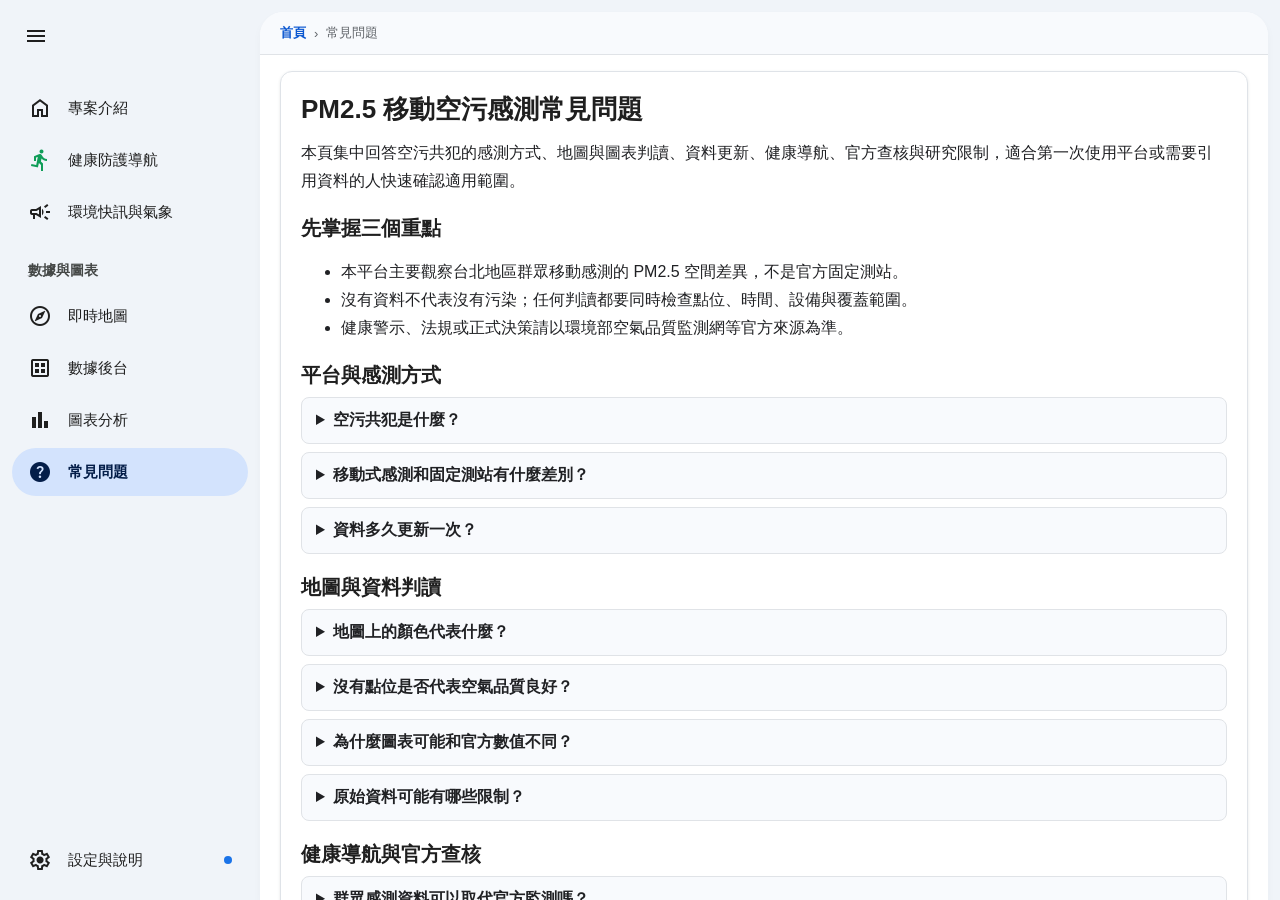
<file: web/faq.html>
<!DOCTYPE html>
<html lang="zh-Hant">

<head>
  <script>(function(w,d,s,l,i){w[l]=w[l]||[];w[l].push({'gtm.start':
  new Date().getTime(),event:'gtm.js'});var f=d.getElementsByTagName(s)[0],
  j=d.createElement(s),dl=l!='dataLayer'?'&l='+l:'';j.async=true;j.src=
  'https://www.googletagmanager.com/gtm.js?id='+i+dl;f.parentNode.insertBefore(j,f);
  })(window,document,'script','dataLayer','GTM-5SLL635P');</script>
  <script async src="https://www.googletagmanager.com/gtag/js?id=G-TYP2X3XK1R"></script>
  <script>
    window.dataLayer = window.dataLayer || [];
    function gtag(){dataLayer.push(arguments);}
    gtag('js', new Date());
    gtag('config', 'G-TYP2X3XK1R');
  </script>
  <meta charset="UTF-8" />
  <meta name="viewport" content="width=device-width, initial-scale=1.0" />
  <title>PM2.5 移動空污感測常見問題 | 空污共犯</title>
  <meta name="description" content="整理空污共犯 PM2.5 移動感測、即時地圖、資料判讀、健康導航、更新頻率與使用限制等常見問題。" />
  <meta name="keywords" content="PM2.5 FAQ, 移動空污感測, 空污地圖, 群眾感測, 資料限制, 空污共犯" />
  <meta name="author" content="東吳大學資料科學系鄭江宇實驗室" />
  <meta property="og:title" content="PM2.5 移動空污感測常見問題 | 空污共犯" />
  <meta property="og:description" content="一次理解移動式 PM2.5 感測、資料更新、地圖判讀、健康導航與使用限制。" />
  <meta property="og:type" content="article" />
  <meta property="og:url" content="https://pm-2-5-map.vercel.app/faq" />
  <meta property="og:site_name" content="空污共犯 PM2.5 智慧監測平台" />
  <meta property="og:image" content="https://pm-2-5-map.vercel.app/logo.jpg" />
  <meta property="og:locale" content="zh_TW" />
  <meta name="twitter:card" content="summary_large_image" />
  <meta name="twitter:title" content="PM2.5 移動空污感測常見問題 | 空污共犯" />
  <meta name="twitter:description" content="整理移動感測、資料判讀、更新頻率、健康導航與限制。" />
  <meta name="twitter:image" content="https://pm-2-5-map.vercel.app/logo.jpg" />
  <link rel="canonical" href="https://pm-2-5-map.vercel.app/faq" />
  <link rel="stylesheet" href="styles.css" />
  <link rel="stylesheet" href="https://fonts.googleapis.com/css2?family=Material+Symbols+Outlined:opsz,wght,FILL,GRAD@24,400,0,0" />
  <link rel="icon" href="favicon.png" type="image/png" />

  <script type="application/ld+json">
  {
    "@context":"https://schema.org",
    "@graph":[
      {"@type":"Organization","@id":"https://pm-2-5-map.vercel.app/#organization","name":"東吳大學資料科學系鄭江宇實驗室","url":"https://pm-2-5-map.vercel.app/"},
      {"@type":"WebSite","@id":"https://pm-2-5-map.vercel.app/#website","url":"https://pm-2-5-map.vercel.app/","name":"空污共犯 PM2.5 智慧監測平台","publisher":{"@id":"https://pm-2-5-map.vercel.app/#organization"},"inLanguage":"zh-Hant-TW"},
      {"@type":"WebPage","@id":"https://pm-2-5-map.vercel.app/faq#webpage","url":"https://pm-2-5-map.vercel.app/faq","name":"PM2.5 移動空污感測常見問題","description":"整理空污共犯的移動感測、資料判讀、更新頻率、健康導航與使用限制。","dateModified":"2026-07-14","author":{"@id":"https://pm-2-5-map.vercel.app/#organization"},"publisher":{"@id":"https://pm-2-5-map.vercel.app/#organization"},"isPartOf":{"@id":"https://pm-2-5-map.vercel.app/#website"},"breadcrumb":{"@id":"https://pm-2-5-map.vercel.app/faq#breadcrumb"},"inLanguage":"zh-Hant-TW"},
      {"@type":"BreadcrumbList","@id":"https://pm-2-5-map.vercel.app/faq#breadcrumb","itemListElement":[{"@type":"ListItem","position":1,"name":"首頁","item":"https://pm-2-5-map.vercel.app/"},{"@type":"ListItem","position":2,"name":"常見問題","item":"https://pm-2-5-map.vercel.app/faq"}]},
      {"@type":"FAQPage","url":"https://pm-2-5-map.vercel.app/faq","mainEntity":[
        {"@type":"Question","name":"空污共犯是什麼？","acceptedAnswer":{"@type":"Answer","text":"空污共犯是以車載微型感測器、GPS 與網路回傳資料建立的台北地區 PM2.5 群眾觀測與研究展示平台。"}},
        {"@type":"Question","name":"移動式感測和固定測站有什麼差別？","acceptedAnswer":{"@type":"Answer","text":"移動式感測可增加街道與巷弄的空間覆蓋，但設備、位置與回傳條件較不一致；固定測站則依官方程序維護，兩者用途不同。"}},
        {"@type":"Question","name":"地圖上的顏色代表什麼？","acceptedAnswer":{"@type":"Answer","text":"顏色對應頁面圖例中的 PM2.5 濃度區間，數值越高代表該次感測到的細懸浮微粒濃度越高。"}},
        {"@type":"Question","name":"資料多久更新一次？","acceptedAnswer":{"@type":"Answer","text":"頁面會定期讀取最新可用資料；地圖、圖表與資料表的實際時間應以各頁顯示或資料列時間戳記為準。"}},
        {"@type":"Question","name":"沒有點位是否代表空氣品質良好？","acceptedAnswer":{"@type":"Answer","text":"不是。沒有點位只代表當時沒有可用回傳資料，不能據此判定該區域污染程度。"}},
        {"@type":"Question","name":"群眾感測資料可以取代官方監測嗎？","acceptedAnswer":{"@type":"Answer","text":"不能。本平台適合觀察局部空間差異與研究趨勢，健康警示與正式政策判讀仍應以環境部等官方資料為準。"}},
        {"@type":"Question","name":"健康防護導航如何選路？","acceptedAnswer":{"@type":"Answer","text":"導航會比較候選路線附近的可用 PM2.5 感測資料，提供較低曝露路線的實驗性參考，但不保證即時路況或個人健康結果。"}},
        {"@type":"Question","name":"為什麼圖表可能和官方數值不同？","acceptedAnswer":{"@type":"Answer","text":"資料來源、感測器規格、採樣位置、時間與校正方式不同，都可能造成數值差異。"}},
        {"@type":"Question","name":"原始資料可能有哪些限制？","acceptedAnswer":{"@type":"Answer","text":"資料可能包含缺值、位置偏差、設備差異、短時間波動與覆蓋不均，分析前應先檢查時間與空間完整性。"}},
        {"@type":"Question","name":"如何查核最新官方空氣品質？","acceptedAnswer":{"@type":"Answer","text":"可前往行政院環境部空氣品質監測網，查詢官方測站、AQI 與健康建議。"}}
      ]}
    ]
  }
  </script>
</head>

<body>
  <noscript><iframe src="https://www.googletagmanager.com/ns.html?id=GTM-5SLL635P" height="0" width="0" style="display:none;visibility:hidden"></iframe></noscript>
  <nav class="sidebar" id="sidebar" aria-label="主要導覽">
    <div class="menu-toggle" onclick="toggleSidebar()"><span class="material-symbols-outlined">menu</span></div>
    <a href="index.html" class="menu-item"><span class="material-symbols-outlined">home</span><span class="menu-text">專案介紹</span></a>
    <a href="routing.html" class="menu-item"><span class="material-symbols-outlined" style="color: #0f9d58;">directions_run</span><span class="menu-text">健康防護導航</span></a>
    <a href="news.html" class="menu-item"><span class="material-symbols-outlined">campaign</span><span class="menu-text">環境快訊與氣象</span></a>
    <div class="sidebar-section-title">數據與圖表</div>
    <a href="map.html" class="menu-item"><span class="material-symbols-outlined">explore</span><span class="menu-text">即時地圖</span></a>
    <a href="data.html" class="menu-item"><span class="material-symbols-outlined">dataset</span><span class="menu-text">數據後台</span></a>
    <a href="charts.html" class="menu-item"><span class="material-symbols-outlined">bar_chart</span><span class="menu-text">圖表分析</span></a>
    <a href="faq.html" class="menu-item active"><span class="material-symbols-outlined">help</span><span class="menu-text">常見問題</span></a>
    <div class="sidebar-spacer"></div>
    <a href="settings.html" class="menu-item"><span class="material-symbols-outlined">settings</span><span class="menu-text">設定與說明</span><div class="settings-dot"></div></a>
  </nav>

  <main class="main-content">
    <nav class="geo-breadcrumb" aria-label="麵包屑"><a href="index.html">首頁</a><span aria-hidden="true">›</span><span aria-current="page">常見問題</span></nav>
    <article class="geo-overview">
      <header>
        <h1>PM2.5 移動空污感測常見問題</h1>
        <p class="geo-summary">本頁集中回答空污共犯的感測方式、地圖與圖表判讀、資料更新、健康導航、官方查核與研究限制，適合第一次使用平台或需要引用資料的人快速確認適用範圍。</p>
      </header>

      <h2>先掌握三個重點</h2>
      <ul>
        <li>本平台主要觀察台北地區群眾移動感測的 PM2.5 空間差異，不是官方固定測站。</li>
        <li>沒有資料不代表沒有污染；任何判讀都要同時檢查點位、時間、設備與覆蓋範圍。</li>
        <li>健康警示、法規或正式決策請以環境部空氣品質監測網等官方來源為準。</li>
      </ul>

      <section class="geo-faq" aria-labelledby="faq-basic-title">
        <h2 id="faq-basic-title">平台與感測方式</h2>
        <details><summary>空污共犯是什麼？</summary><p>空污共犯是以車載微型感測器、GPS 與網路回傳資料建立的台北地區 PM2.5 群眾觀測與研究展示平台。</p></details>
        <details><summary>移動式感測和固定測站有什麼差別？</summary><p>移動式感測可增加街道與巷弄的空間覆蓋，但設備、位置與回傳條件較不一致；固定測站則依官方程序維護，兩者用途不同。</p></details>
        <details><summary>資料多久更新一次？</summary><p>頁面會定期讀取最新可用資料；地圖、圖表與資料表的實際時間應以各頁顯示或資料列時間戳記為準。</p></details>
      </section>

      <section class="geo-faq" aria-labelledby="faq-reading-title">
        <h2 id="faq-reading-title">地圖與資料判讀</h2>
        <details><summary>地圖上的顏色代表什麼？</summary><p>顏色對應頁面圖例中的 PM2.5 濃度區間，數值越高代表該次感測到的細懸浮微粒濃度越高。</p></details>
        <details><summary>沒有點位是否代表空氣品質良好？</summary><p>不是。沒有點位只代表當時沒有可用回傳資料，不能據此判定該區域污染程度。</p></details>
        <details><summary>為什麼圖表可能和官方數值不同？</summary><p>資料來源、感測器規格、採樣位置、時間與校正方式不同，都可能造成數值差異。</p></details>
        <details><summary>原始資料可能有哪些限制？</summary><p>資料可能包含缺值、位置偏差、設備差異、短時間波動與覆蓋不均，分析前應先檢查時間與空間完整性。</p></details>
      </section>

      <section class="geo-faq" aria-labelledby="faq-use-title">
        <h2 id="faq-use-title">健康導航與官方查核</h2>
        <details><summary>群眾感測資料可以取代官方監測嗎？</summary><p>不能。本平台適合觀察局部空間差異與研究趨勢，健康警示與正式政策判讀仍應以環境部等官方資料為準。</p></details>
        <details><summary>健康防護導航如何選路？</summary><p>導航會比較候選路線附近的可用 PM2.5 感測資料，提供較低曝露路線的實驗性參考，但不保證即時路況或個人健康結果。</p></details>
        <details><summary>如何查核最新官方空氣品質？</summary><p>可前往<a href="https://airtw.moenv.gov.tw/" rel="noopener noreferrer">行政院環境部空氣品質監測網</a>，查詢官方測站、AQI 與健康建議。</p></details>
      </section>

      <footer class="geo-provenance">
        <p>內容提供：東吳大學資料科學系鄭江宇實驗室｜最後審閱：<time datetime="2026-07-14">2026 年 7 月 14 日</time>｜資料依據：平台公開頁面與環境部空氣品質監測資訊。本文不構成醫療建議或官方空品判定。</p>
        <nav class="geo-related-links" aria-label="相關頁面"><a href="map.html">查看即時地圖</a><a href="data.html">檢視原始資料</a><a href="charts.html">閱讀圖表趨勢</a><a href="routing.html">了解健康導航</a></nav>
      </footer>
    </article>
  </main>

  <script src="js/common.js"></script>
</body>

</html>
</file>
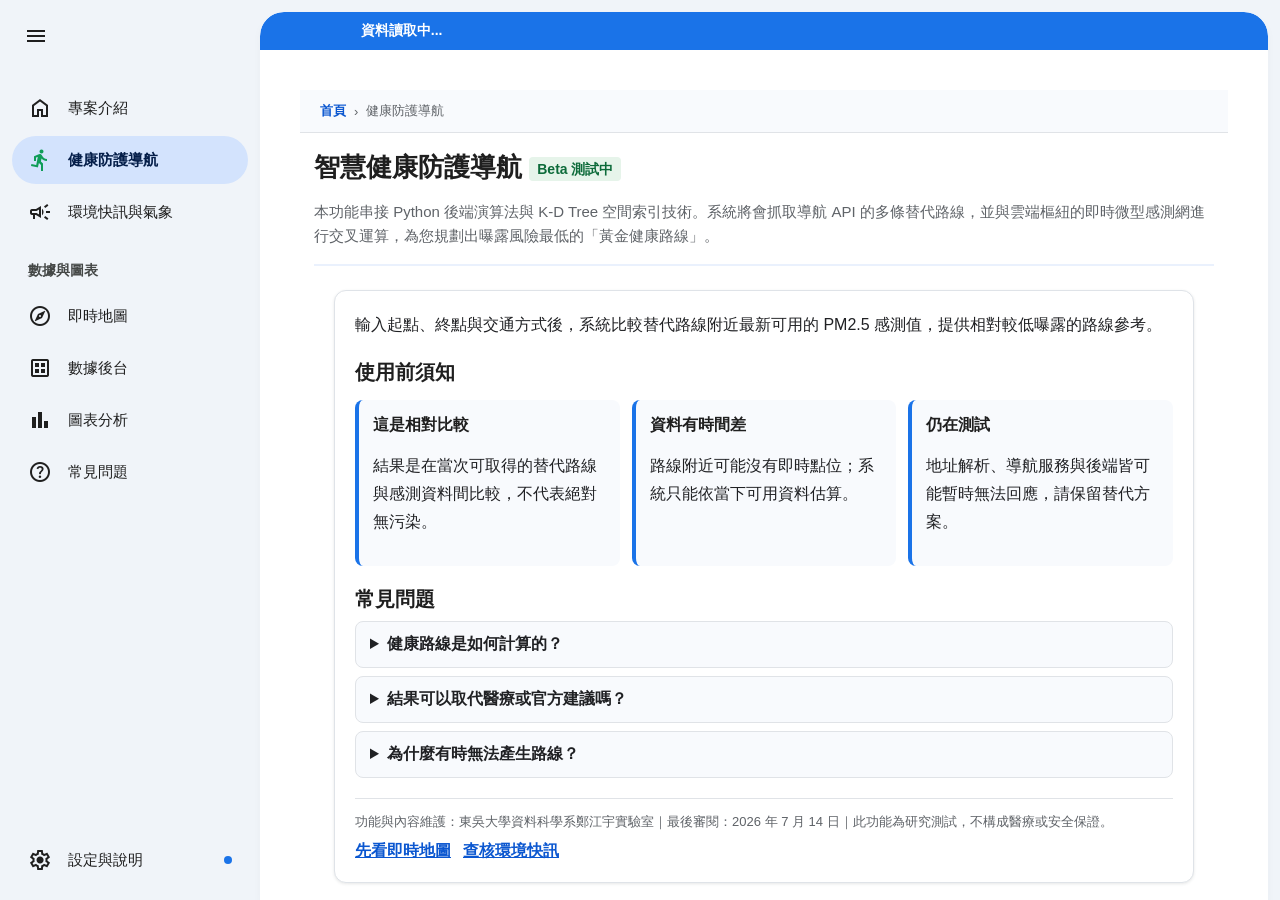
<file: web/routing.html>
<!DOCTYPE html>
<html lang="zh-Hant">

<head>
  <!-- Google Tag Manager -->
  <script>(function(w,d,s,l,i){w[l]=w[l]||[];w[l].push({'gtm.start':
  new Date().getTime(),event:'gtm.js'});var f=d.getElementsByTagName(s)[0],
  j=d.createElement(s),dl=l!='dataLayer'?'&l='+l:'';j.async=true;j.src=
  'https://www.googletagmanager.com/gtm.js?id='+i+dl;f.parentNode.insertBefore(j,f);
  })(window,document,'script','dataLayer','GTM-5SLL635P');</script>
  <!-- End Google Tag Manager -->
  <!-- Google tag (gtag.js) -->
  <script async src="https://www.googletagmanager.com/gtag/js?id=G-TYP2X3XK1R"></script>
  <script>
    window.dataLayer = window.dataLayer || [];
    function gtag(){dataLayer.push(arguments);}
    gtag('js', new Date());
    gtag('config', 'G-TYP2X3XK1R');
  </script>
  <meta charset="UTF-8" />
  <meta name="viewport" content="width=device-width, initial-scale=1.0" />

  <title>智慧健康防護導航 — 低 PM2.5 路線規劃 | 空污共犯</title>
  <meta name="description" content="輸入起終點，AI 演算法結合即時空污數據與 K-D Tree 空間索引，為您推薦曝露風險最低的健康路線。" />
  <meta name="keywords" content="健康路線, PM2.5 導航, 空污避開, 低污染路線, K-D Tree, 移動空污感測" />
  <meta name="author" content="東吳大學資料科學系鄭江宇實驗室" />
  <meta property="og:title" content="智慧健康防護導航 — 低 PM2.5 路線規劃 | 空污共犯" />
  <meta property="og:description" content="AI 演算法結合即時空污數據，為您規劃曝露風險最低的健康路線。" />
  <meta property="og:type" content="website" />
  <meta property="og:url" content="https://pm-2-5-map.vercel.app/routing" />
  <meta property="og:site_name" content="空污共犯 PM2.5 智慧監測平台" />
  <meta property="og:image" content="https://pm-2-5-map.vercel.app/logo.jpg" />
  <meta property="og:locale" content="zh_TW" />
  <meta name="twitter:card" content="summary_large_image" />
  <meta name="twitter:title" content="智慧健康防護導航 — 低 PM2.5 路線規劃 | 空污共犯" />
  <meta name="twitter:description" content="結合即時空污資料與 K-D Tree 空間索引，推薦低 PM2.5 曝露路線。" />
  <meta name="twitter:image" content="https://pm-2-5-map.vercel.app/logo.jpg" />

  <script type="application/ld+json">
  {"@context":"https://schema.org","@graph":[
    {"@type":"Organization","@id":"https://pm-2-5-map.vercel.app/#organization","name":"東吳大學資料科學系鄭江宇實驗室","url":"https://pm-2-5-map.vercel.app/"},
    {"@type":"WebSite","@id":"https://pm-2-5-map.vercel.app/#website","url":"https://pm-2-5-map.vercel.app/","name":"空污共犯 PM2.5 智慧監測平台","publisher":{"@id":"https://pm-2-5-map.vercel.app/#organization"},"inLanguage":"zh-Hant-TW"},
    {"@type":"WebPage","url":"https://pm-2-5-map.vercel.app/routing","name":"智慧健康防護導航","description":"比較替代路線與群眾 PM2.5 感測資料，提供較低曝露路線的實驗性參考。","dateModified":"2026-07-14","author":{"@id":"https://pm-2-5-map.vercel.app/#organization"},"publisher":{"@id":"https://pm-2-5-map.vercel.app/#organization"},"isPartOf":{"@id":"https://pm-2-5-map.vercel.app/#website"},"breadcrumb":{"@id":"https://pm-2-5-map.vercel.app/routing#breadcrumb"},"inLanguage":"zh-Hant-TW"},
    {"@type":"SoftwareApplication","name":"智慧健康防護導航","applicationCategory":"NavigationApplication","operatingSystem":"Web","url":"https://pm-2-5-map.vercel.app/routing","description":"以替代路線和群眾 PM2.5 感測資料估算相對曝露風險的測試功能。"},
    {"@type":"BreadcrumbList","@id":"https://pm-2-5-map.vercel.app/routing#breadcrumb","itemListElement":[{"@type":"ListItem","position":1,"name":"首頁","item":"https://pm-2-5-map.vercel.app/"},{"@type":"ListItem","position":2,"name":"健康防護導航","item":"https://pm-2-5-map.vercel.app/routing"}]},
    {"@type":"FAQPage","mainEntity":[
      {"@type":"Question","name":"健康路線是如何計算的？","acceptedAnswer":{"@type":"Answer","text":"系統比較導航服務提供的替代路線，並將路線附近最新可用的群眾 PM2.5 感測值納入相對曝露估算。"}},
      {"@type":"Question","name":"結果可以取代醫療或官方建議嗎？","acceptedAnswer":{"@type":"Answer","text":"不可以。此功能仍在測試，只提供路線比較參考；敏感族群應依醫療專業與官方空品資訊行動。"}},
      {"@type":"Question","name":"為什麼有時無法產生路線？","acceptedAnswer":{"@type":"Answer","text":"地址解析、導航服務、感測資料覆蓋或後端服務暫時不可用，都可能使計算失敗。"}}
    ]}
  ]}
  </script>

  <link rel="canonical" href="https://pm-2-5-map.vercel.app/routing" />
  <link rel="stylesheet" href="styles.css" />
  <link rel="stylesheet"
    href="https://fonts.googleapis.com/css2?family=Material+Symbols+Outlined:opsz,wght,FILL,GRAD@24,400,0,0" />
  <link rel="icon" href="favicon.png" type="image/png">
</head>

<body>
  <!-- Google Tag Manager (noscript) -->
  <noscript><iframe src="https://www.googletagmanager.com/ns.html?id=GTM-5SLL635P"
  height="0" width="0" style="display:none;visibility:hidden"></iframe></noscript>
  <!-- End Google Tag Manager (noscript) -->
  <nav class="sidebar" id="sidebar" aria-label="主要導覽">
    <div class="menu-toggle" onclick="toggleSidebar()"><span class="material-symbols-outlined">menu</span></div>
    <a href="index.html" class="menu-item"><span class="material-symbols-outlined">home</span><span class="menu-text">專案介紹</span></a>
    <a href="routing.html" class="menu-item active">
      <span class="material-symbols-outlined" style="color: #0f9d58;">directions_run</span>
      <span class="menu-text">健康防護導航</span>
    </a>
    <a href="news.html" class="menu-item"><span class="material-symbols-outlined">campaign</span><span class="menu-text">環境快訊與氣象</span></a>
    <div class="sidebar-section-title">數據與圖表</div>
    <a href="map.html" class="menu-item"><span class="material-symbols-outlined">explore</span><span class="menu-text">即時地圖</span></a>
    <a href="data.html" class="menu-item"><span class="material-symbols-outlined">dataset</span><span class="menu-text">數據後台</span></a>
    <a href="charts.html" class="menu-item"><span class="material-symbols-outlined">bar_chart</span><span class="menu-text">圖表分析</span></a>
    <a href="faq.html" class="menu-item"><span class="material-symbols-outlined">help</span><span class="menu-text">常見問題</span></a>
    <div class="sidebar-spacer"></div>
    <a href="settings.html" class="menu-item">
      <span class="material-symbols-outlined">settings</span>
      <span class="menu-text">設定與說明</span>
      <div class="settings-dot"></div>
    </a>
  </nav>

  <main class="main-content">
    <a href="news.html" class="freshness-marquee" title="點擊查看環境局最新快訊與觀測建議">
      <div class="marquee-content" id="dynamic-marquee">資料讀取中...</div>
    </a>

    <noscript>
      <div style="padding: 20px; background: #fff3cd; color: #856404; font-size: 14px; text-align: center;">
        <p>此頁面需要 JavaScript 才能使用健康路線規劃功能。請啟用 JavaScript 後重新整理頁面。</p>
      </div>
    </noscript>

    <div id="view-routing" class="view-section active">
      <nav class="geo-breadcrumb" aria-label="麵包屑"><a href="index.html">首頁</a><span aria-hidden="true">›</span><span aria-current="page">健康防護導航</span></nav>
      <div class="routing-container">
        <h1 class="routing-header-title">智慧健康防護導航 <span
            style="font-size: 14px; background: #e6f4ea; color: #0d6b3a; padding: 4px 8px; border-radius: 4px; vertical-align: middle;">Beta
            測試中</span></h1>
        <p class="routing-desc">
          本功能串接 Python 後端演算法與 K-D Tree 空間索引技術。系統將會抓取導航 API 的多條替代路線，並與雲端樞紐的即時微型感測網進行交叉運算，為您規劃出曝露風險最低的「黃金健康路線」。
        </p>

        <article class="geo-overview">
          <p class="geo-summary">輸入起點、終點與交通方式後，系統比較替代路線附近最新可用的 PM2.5 感測值，提供相對較低曝露的路線參考。</p>
          <h2>使用前須知</h2>
          <div class="geo-answer-grid">
            <section class="geo-answer-card"><h3>這是相對比較</h3><p>結果是在當次可取得的替代路線與感測資料間比較，不代表絕對無污染。</p></section>
            <section class="geo-answer-card"><h3>資料有時間差</h3><p>路線附近可能沒有即時點位；系統只能依當下可用資料估算。</p></section>
            <section class="geo-answer-card"><h3>仍在測試</h3><p>地址解析、導航服務與後端皆可能暫時無法回應，請保留替代方案。</p></section>
          </div>
          <section class="geo-faq" aria-labelledby="routing-faq-title"><h2 id="routing-faq-title">常見問題</h2>
            <details><summary>健康路線是如何計算的？</summary><p>系統比較導航服務提供的替代路線，並將路線附近最新可用的群眾 PM2.5 感測值納入相對曝露估算。</p></details>
            <details><summary>結果可以取代醫療或官方建議嗎？</summary><p>不可以。此功能仍在測試，只提供路線比較參考；敏感族群應依醫療專業與官方空品資訊行動。</p></details>
            <details><summary>為什麼有時無法產生路線？</summary><p>地址解析、導航服務、感測資料覆蓋或後端服務暫時不可用，都可能使計算失敗。</p></details>
          </section>
          <footer class="geo-provenance">功能與內容維護：東吳大學資料科學系鄭江宇實驗室｜最後審閱：<time datetime="2026-07-14">2026 年 7 月 14 日</time>｜此功能為研究測試，不構成醫療或安全保證。</footer>
          <nav class="geo-related-links" aria-label="相關頁面"><a href="map.html">先看即時地圖</a><a href="news.html">查核環境快訊</a></nav>
        </article>

        <div class="route-input-group" style="flex-wrap: wrap;">
          <div class="route-input-field" style="flex: 1; min-width: 200px;">
            <label><span class="material-symbols-outlined" style="font-size:18px; color:#1a73e8;">my_location</span>
              選擇出發地</label>
            <input type="text" id="route-start" placeholder="例如：東吳大學城中校區" value="">
          </div>
          <div class="route-input-field" style="flex: 1; min-width: 200px;">
            <label><span class="material-symbols-outlined" style="font-size:18px; color:#d93025;">location_on</span>
              選擇目的地</label>
            <input type="text" id="route-end" placeholder="例如：士林捷運站" value="">
          </div>
          <div class="route-input-field" style="flex: 0 0 100%; margin-top: 12px;">
            <label><span class="material-symbols-outlined" style="font-size:18px; color:#fbbc04;">commute</span>
              選擇交通方式</label>
            <select id="route-mode"
              style="padding: 12px; border: 1px solid #c7c7c7; border-radius: 8px; font-size: 15px; outline: none; background: #fff; cursor: pointer;">
              <option value="driving">🚗 汽 / 機車 (優先走主要幹道)</option>
              <option value="cycling">🚲 自行車 (優先走河濱或單車道)</option>
              <option value="walking">🚶 步行 (允許穿越巷弄與人行道)</option>
            </select>
          </div>
        </div>

        <button class="btn-calculate-route" id="btn-calc-route" onclick="callPythonRoutingAPI()">
          <span class="material-symbols-outlined">route</span> 啟動演算法計算健康路線
        </button>

        <div class="route-results-area" id="route-results-container">
          <h3 style="font-size: 18px; margin-bottom: 16px; color: #1f1f1f;">運算完成！為您推薦以下路線：</h3>
          <div id="route-cards-wrapper"></div>
        </div>

      </div>
    </div>

  </main>

  <script src="js/common.js"></script>
  <script src="js/routing-engine.js"></script>
</body>

</html>
</file>
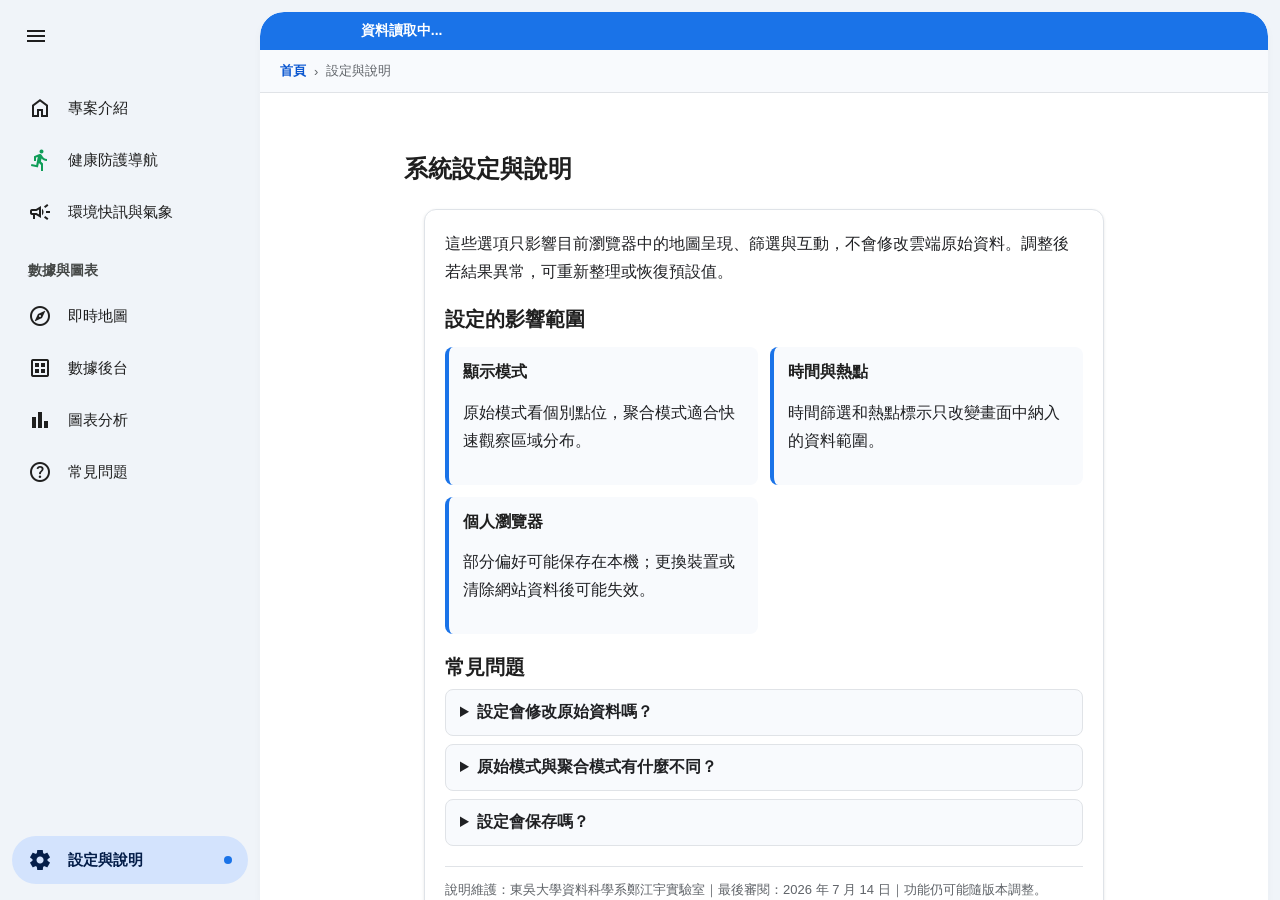
<file: web/settings.html>
<!DOCTYPE html>
<html lang="zh-Hant">

<head>
  <!-- Google Tag Manager -->
  <script>(function(w,d,s,l,i){w[l]=w[l]||[];w[l].push({'gtm.start':
  new Date().getTime(),event:'gtm.js'});var f=d.getElementsByTagName(s)[0],
  j=d.createElement(s),dl=l!='dataLayer'?'&l='+l:'';j.async=true;j.src=
  'https://www.googletagmanager.com/gtm.js?id='+i+dl;f.parentNode.insertBefore(j,f);
  })(window,document,'script','dataLayer','GTM-5SLL635P');</script>
  <!-- End Google Tag Manager -->
  <!-- Google tag (gtag.js) -->
  <script async src="https://www.googletagmanager.com/gtag/js?id=G-TYP2X3XK1R"></script>
  <script>
    window.dataLayer = window.dataLayer || [];
    function gtag(){dataLayer.push(arguments);}
    gtag('js', new Date());
    gtag('config', 'G-TYP2X3XK1R');
  </script>
  <meta charset="UTF-8" />
  <meta name="viewport" content="width=device-width, initial-scale=1.0" />

  <title>系統設定與說明 | 空污共犯</title>
  <meta name="description" content="地圖互動設定、感測器校正說明，以及聯絡我們申請參與。" />
  <meta name="keywords" content="設定, 感測器說明, 聯絡我們, 參與計畫, 空污共犯" />
  <meta name="author" content="東吳大學資料科學系鄭江宇實驗室" />
  <meta property="og:title" content="系統設定與說明 | 空污共犯" />
  <meta property="og:description" content="地圖互動設定、感測器校正說明，以及聯絡我們申請參與。" />
  <meta property="og:type" content="website" />
  <meta property="og:url" content="https://pm-2-5-map.vercel.app/settings" />
  <meta property="og:site_name" content="空污共犯 PM2.5 智慧監測平台" />
  <meta property="og:image" content="https://pm-2-5-map.vercel.app/logo.jpg" />
  <meta property="og:locale" content="zh_TW" />
  <meta name="twitter:card" content="summary_large_image" />
  <meta name="twitter:title" content="系統設定與說明 | 空污共犯" />
  <meta name="twitter:description" content="查看地圖設定、感測器校正說明與專案參與資訊。" />
  <meta name="twitter:image" content="https://pm-2-5-map.vercel.app/logo.jpg" />

  <script type="application/ld+json">
  {"@context":"https://schema.org","@graph":[
    {"@type":"Organization","@id":"https://pm-2-5-map.vercel.app/#organization","name":"東吳大學資料科學系鄭江宇實驗室","url":"https://pm-2-5-map.vercel.app/"},
    {"@type":"WebSite","@id":"https://pm-2-5-map.vercel.app/#website","url":"https://pm-2-5-map.vercel.app/","name":"空污共犯 PM2.5 智慧監測平台","publisher":{"@id":"https://pm-2-5-map.vercel.app/#organization"},"inLanguage":"zh-Hant-TW"},
    {"@type":"WebPage","url":"https://pm-2-5-map.vercel.app/settings","name":"系統設定與資料說明","description":"說明地圖顯示、追蹤、熱點與時間範圍等使用者端設定。","dateModified":"2026-07-14","author":{"@id":"https://pm-2-5-map.vercel.app/#organization"},"publisher":{"@id":"https://pm-2-5-map.vercel.app/#organization"},"isPartOf":{"@id":"https://pm-2-5-map.vercel.app/#website"},"breadcrumb":{"@id":"https://pm-2-5-map.vercel.app/settings#breadcrumb"},"inLanguage":"zh-Hant-TW"},
    {"@type":"BreadcrumbList","@id":"https://pm-2-5-map.vercel.app/settings#breadcrumb","itemListElement":[{"@type":"ListItem","position":1,"name":"首頁","item":"https://pm-2-5-map.vercel.app/"},{"@type":"ListItem","position":2,"name":"設定與說明","item":"https://pm-2-5-map.vercel.app/settings"}]},
    {"@type":"FAQPage","mainEntity":[
      {"@type":"Question","name":"設定會修改原始資料嗎？","acceptedAnswer":{"@type":"Answer","text":"不會。這些選項只控制目前瀏覽器中的地圖呈現、篩選與互動方式，不會改寫雲端原始紀錄。"}},
      {"@type":"Question","name":"原始模式與聚合模式有什麼不同？","acceptedAnswer":{"@type":"Answer","text":"原始模式顯示個別回傳點，聚合模式將鄰近資料整理後呈現；兩者適合的判讀尺度不同。"}},
      {"@type":"Question","name":"設定會保存嗎？","acceptedAnswer":{"@type":"Answer","text":"部分選項可能保存在目前瀏覽器；清除網站資料、使用其他裝置或無痕模式時可能恢復預設值。"}}
    ]}
  ]}
  </script>

  <link rel="canonical" href="https://pm-2-5-map.vercel.app/settings" />
  <link rel="stylesheet" href="styles.css" />
  <link rel="stylesheet"
    href="https://fonts.googleapis.com/css2?family=Material+Symbols+Outlined:opsz,wght,FILL,GRAD@24,400,0,0" />
  <link rel="icon" href="favicon.png" type="image/png">
</head>

<body>
  <!-- Google Tag Manager (noscript) -->
  <noscript><iframe src="https://www.googletagmanager.com/ns.html?id=GTM-5SLL635P"
  height="0" width="0" style="display:none;visibility:hidden"></iframe></noscript>
  <!-- End Google Tag Manager (noscript) -->
  <nav class="sidebar" id="sidebar" aria-label="主要導覽">
    <div class="menu-toggle" onclick="toggleSidebar()"><span class="material-symbols-outlined">menu</span></div>
    <a href="index.html" class="menu-item"><span class="material-symbols-outlined">home</span><span class="menu-text">專案介紹</span></a>
    <a href="routing.html" class="menu-item">
      <span class="material-symbols-outlined" style="color: #0f9d58;">directions_run</span>
      <span class="menu-text">健康防護導航</span>
    </a>
    <a href="news.html" class="menu-item"><span class="material-symbols-outlined">campaign</span><span class="menu-text">環境快訊與氣象</span></a>
    <div class="sidebar-section-title">數據與圖表</div>
    <a href="map.html" class="menu-item"><span class="material-symbols-outlined">explore</span><span class="menu-text">即時地圖</span></a>
    <a href="data.html" class="menu-item"><span class="material-symbols-outlined">dataset</span><span class="menu-text">數據後台</span></a>
    <a href="charts.html" class="menu-item"><span class="material-symbols-outlined">bar_chart</span><span class="menu-text">圖表分析</span></a>
    <a href="faq.html" class="menu-item"><span class="material-symbols-outlined">help</span><span class="menu-text">常見問題</span></a>
    <div class="sidebar-spacer"></div>
    <a href="settings.html" class="menu-item active">
      <span class="material-symbols-outlined">settings</span>
      <span class="menu-text">設定與說明</span>
      <div class="settings-dot"></div>
    </a>
  </nav>

  <main class="main-content">
    <a href="news.html" class="freshness-marquee" title="點擊查看環境局最新快訊與觀測建議">
      <div class="marquee-content" id="dynamic-marquee">資料讀取中...</div>
    </a>

    <noscript>
      <div style="padding: 20px; background: #fff3cd; color: #856404; font-size: 14px; text-align: center;">
        <p>此頁面需要 JavaScript 才能使用系統設定功能。</p>
      </div>
    </noscript>

    <div id="view-settings" class="view-section active">
      <nav class="geo-breadcrumb" aria-label="麵包屑"><a href="index.html">首頁</a><span aria-hidden="true">›</span><span aria-current="page">設定與說明</span></nav>
      <section class="settings-container">
        <h1 class="settings-title">系統設定與說明</h1>

        <article class="geo-overview">
          <p class="geo-summary">這些選項只影響目前瀏覽器中的地圖呈現、篩選與互動，不會修改雲端原始資料。調整後若結果異常，可重新整理或恢復預設值。</p>
          <h2>設定的影響範圍</h2>
          <div class="geo-answer-grid">
            <section class="geo-answer-card"><h3>顯示模式</h3><p>原始模式看個別點位，聚合模式適合快速觀察區域分布。</p></section>
            <section class="geo-answer-card"><h3>時間與熱點</h3><p>時間篩選和熱點標示只改變畫面中納入的資料範圍。</p></section>
            <section class="geo-answer-card"><h3>個人瀏覽器</h3><p>部分偏好可能保存在本機；更換裝置或清除網站資料後可能失效。</p></section>
          </div>
          <section class="geo-faq" aria-labelledby="settings-faq-title"><h2 id="settings-faq-title">常見問題</h2>
            <details><summary>設定會修改原始資料嗎？</summary><p>不會。這些選項只控制目前瀏覽器中的地圖呈現、篩選與互動方式，不會改寫雲端原始紀錄。</p></details>
            <details><summary>原始模式與聚合模式有什麼不同？</summary><p>原始模式顯示個別回傳點，聚合模式將鄰近資料整理後呈現；兩者適合的判讀尺度不同。</p></details>
            <details><summary>設定會保存嗎？</summary><p>部分選項可能保存在目前瀏覽器；清除網站資料、使用其他裝置或無痕模式時可能恢復預設值。</p></details>
          </section>
          <footer class="geo-provenance">說明維護：東吳大學資料科學系鄭江宇實驗室｜最後審閱：<time datetime="2026-07-14">2026 年 7 月 14 日</time>｜功能仍可能隨版本調整。</footer>
          <nav class="geo-related-links" aria-label="相關頁面"><a href="map.html">套用設定查看地圖</a><a href="data.html">查看不受設定改寫的資料</a></nav>
        </article>

        <div class="setting-card">
          <div class="setting-card-title">地圖互動設定</div>

          <div class="setting-row">
            <div class="setting-info">
              <div class="setting-info-title">自動追蹤最新位置</div>
              <div class="setting-info-desc">當資料更新時，地圖視角會自動跳轉並鎖定至最新的感測點位。</div>
            </div>
            <input type="checkbox" id="setting-autotrack" class="setting-checkbox">
          </div>

          <div class="setting-row">
            <div class="setting-info">
              <div class="setting-info-title">地圖點位顯示模式</div>
              <div class="setting-info-desc">
                <strong>聚合模式（預設）：</strong>將 ±111m 內的相近點合併，圓圈大小代表樣本數，
                橙色紅框代表該位置出現過峰值警示。適合觀察整體空間分布。<br>
                <strong>原始模式：</strong>每筆感測資料各自顯示，可看出採樣密度與真實軌跡。
              </div>
            </div>
            <select id="setting-map-mode"
              style="width:auto;padding:4px 8px;font-size:14px;cursor:pointer;accent-color:#837b5a;"
              onchange="setMapDisplayMode(this.value)">
              <option value="aggregate">聚合模式</option>
              <option value="raw">原始模式</option>
            </select>
          </div>

          <div class="setting-row">
            <div class="setting-info">
              <div class="setting-info-title">僅顯示空污熱區 (橘色等級以上)</div>
              <div class="setting-info-desc">過濾掉空氣品質良好與普通的點位，僅在地圖上呈現 PM2.5 超過 35.4 µg/m³ 的警示區域。</div>
            </div>
            <input type="checkbox" id="setting-hotspots" class="setting-checkbox" onchange="refreshData()">
          </div>

          <div class="setting-row">
            <div class="setting-info">
              <div class="setting-info-title">地圖顯示時間視窗</div>
              <div class="setting-info-desc">
                只在地圖上畫出指定時間內的感測點，避免長期累積後地圖過於密集。
                <strong>折線圖、下載、導航評分不受此限制，仍使用完整資料。</strong>
              </div>
            </div>
            <select id="setting-map-hours" class="setting-checkbox"
              style="width:auto;padding:4px 8px;font-size:14px;cursor:pointer;"
              onchange="applyMapHoursSetting(this.value)">
              <option value="2">最近 2 小時</option>
              <option value="6">最近 6 小時</option>
              <option value="24">最近 24 小時</option>
              <option value="48">最近 48 小時</option>
              <option value="168" selected>最近 7 天（全部）</option>
            </select>
          </div>
        </div>

        <div class="contact-card">
          <div class="contact-card-title">聯絡我們</div>
          <div class="contact-text">
            「空污共犯」平台的力量來自於每一輛參與的車輛。我們正在招募願意在日常行駛時裝載小型感測器的車主，幫助我們補齊台北每一條巷弄的空氣品質地圖。
          </div>
          <ul class="contact-list">
            <li><strong>申請參與：</strong>若您擁有車輛並願意協助在台北路網蒐集數據，歡迎向我們洽詢。</li>
            <li><strong>技術交流：</strong>如果您有任何相關意見 or 建議我們也很願意接收。</li>
          </ul>
          <button class="contact-btn">聯絡我們 / 申請參與</button>
        </div>

      </section>
    </div>

  </main>

  <script src="js/common.js"></script>
  <script>
    // 設定頁面專用：儲存設定值到 localStorage（不需 PapaParse / app.js）
    // setMapDisplayMode 和 applyMapHoursSetting 在此頁只影響 localStorage
    // 實際地圖效果會在使用者切換到 map.html 時生效
    function setMapDisplayMode(mode) {
      localStorage.setItem('mapDisplayMode', mode);
    }
    function applyMapHoursSetting(hours) {
      localStorage.setItem('mapDisplayHours', hours);
    }
    function refreshData() {
      // settings 頁面無 map，此函式僅作 no-op
    }

    // 還原上次設定
    document.addEventListener('DOMContentLoaded', () => {
      const savedHours = localStorage.getItem('mapDisplayHours');
      if (savedHours) {
        const sel = document.getElementById('setting-map-hours');
        if (sel) sel.value = savedHours;
      }
      const savedMode = localStorage.getItem('mapDisplayMode');
      if (savedMode) {
        const modeSel = document.getElementById('setting-map-mode');
        if (modeSel) modeSel.value = savedMode;
      }
    });
  </script>
</body>

</html>
</file>
<file: web/styles.css>
/* ══════════════════════════════════════════════════════════════
   styles.css — 空污共犯 共用樣式表
   從 index.html <style> 完整抽出，所有頁面共用
   ══════════════════════════════════════════════════════════════ */

/* 全局樣式 */
* {
  box-sizing: border-box;
}

body {
  margin: 0;
  font-family: "Microsoft JhengHei", "PingFang TC", sans-serif;
  background-color: #f0f4f9;
  color: #1f1f1f;
  display: flex;
  height: 100vh;
  overflow: hidden;
}

/* 側邊欄樣式 */
.sidebar {
  width: 260px;
  background-color: #f0f4f9;
  display: flex;
  flex-direction: column;
  padding: 12px;
  transition: width 0.3s ease;
  flex-shrink: 0;
}

.sidebar.collapsed {
  width: 72px;
}

.sidebar.collapsed .menu-text {
  display: none;
}

.sidebar.collapsed .sidebar-section-title {
  display: none;
}

.menu-toggle {
  display: inline-flex;
  align-items: center;
  justify-content: center;
  width: 48px;
  height: 48px;
  border-radius: 50%;
  cursor: pointer;
  margin-bottom: 24px;
  transition: background 0.2s;
}

.menu-toggle:hover {
  background-color: #e0e4e9;
}

.sidebar-section-title {
  font-size: 14px;
  font-weight: bold;
  color: #444746;
  padding: 12px 16px;
  margin-top: 10px;
}

.menu-item {
  display: flex;
  align-items: center;
  gap: 16px;
  padding: 12px 16px;
  border-radius: 50px;
  cursor: pointer;
  margin-bottom: 4px;
  font-size: 15px;
  transition: background 0.2s, color 0.2s;
  white-space: nowrap;
}

/* ★ 多頁式：<a> 連結樣式重置 */
a.menu-item {
  text-decoration: none;
  color: inherit;
}

.menu-item:hover {
  background-color: #e0e4e9;
}

.menu-item.active {
  background-color: #d3e3fd;
  color: #041e49;
  font-weight: bold;
}

.menu-item.active .material-symbols-outlined {
  font-variation-settings: 'FILL' 1;
}

.sidebar-spacer {
  flex-grow: 1;
}

.settings-dot {
  width: 8px;
  height: 8px;
  background-color: #1a73e8;
  border-radius: 50%;
  margin-left: auto;
}

/* 主畫面樣式 */
.main-content {
  flex-grow: 1;
  background-color: #ffffff;
  border-radius: 24px 24px 0 0;
  margin-top: 12px;
  margin-right: 12px;
  position: relative;
  overflow: hidden;
  box-shadow: 0 4px 10px rgba(0, 0, 0, 0.03);
  display: flex;
  flex-direction: column;
}

.view-section {
  display: none;
  flex-grow: 1;
  overflow-y: auto;
}

.view-section.active {
  display: block;
}

#view-home,
#view-news,
#view-routing {
  padding: 40px;
}

#view-map {
  padding: 0;
}

#view-data,
#view-charts {
  padding: 0;
}

/* 跑馬燈優化 */
.freshness-marquee {
  background: #1a73e8;
  color: #fff;
  overflow: hidden;
  padding: 10px 0;
  font-size: 14px;
  font-weight: bold;
  flex-shrink: 0;
  border-radius: 24px 24px 0 0;
  cursor: pointer;
  transition: background 0.3s;
  display: block;
}

/* ★ 多頁式：<a> 連結樣式重置 */
a.freshness-marquee {
  text-decoration: none;
  color: #fff;
}

.freshness-marquee:hover {
  background: #1557b0;
}

.marquee-content {
  display: inline-block;
  white-space: nowrap;
  padding-left: 10%;
  animation: marqueeRun 18s linear infinite;
}

@keyframes marqueeRun {
  0% {
    transform: translateX(0);
  }

  100% {
    transform: translateX(-120%);
  }
}

.freshness-marquee:hover .marquee-content {
  animation-play-state: paused;
}

/* [修正⑩] @keyframes spin 移至此處，不再動態注入 */
@keyframes spin {
  100% {
    transform: rotate(360deg);
  }
}

/* 首頁與共同卡片樣式 */
#view-home {
  text-align: center;
}

.hero-card {
  max-width: 800px;
  margin: 0 auto;
}

/* ★ 確保全站唯一的 H1 */
.hero-card h1 {
  color: #2c3e50;
  font-size: 28px;
  margin-bottom: 24px;
  line-height: 1.4;
}

.hero-content {
  text-align: left;
}

/* ★ H2 作為主要區塊標題 */
.hero-content h2 {
  font-size: 20px;
  color: #1a73e8;
  margin-top: 30px;
  margin-bottom: 12px;
  border-bottom: 2px solid #eaf1fd;
  padding-bottom: 8px;
}

.hero-content p {
  line-height: 1.8;
  color: #444746;
  font-size: 16px;
  margin-bottom: 16px;
}

.ai-summary-box {
  background: #f8f9fa;
  border: 1px solid #e0e4e9;
  border-left: 6px solid #0f9d58;
  border-radius: 12px;
  padding: 24px;
  margin: 24px 0;
  box-shadow: 0 4px 12px rgba(0, 0, 0, 0.02);
}

.ai-summary-box strong {
  display: block;
  margin-bottom: 8px;
  color: #0d6b3a;
  font-size: 18px;
}

.feature-grid {
  display: grid;
  grid-template-columns: repeat(3, 1fr);
  gap: 20px;
  margin-top: 20px;
}

.feature-card {
  background: #fff;
  border: 1px solid #edf0ec;
  border-radius: 16px;
  padding: 20px;
  box-shadow: 0 8px 24px rgba(0, 0, 0, 0.04);
  text-align: left;
  transition: transform 0.2s;
}

.feature-card:hover {
  transform: translateY(-3px);
}

/* ★ H3 作為卡片內的小標題，符合階層邏輯 */
.feature-card h3 {
  margin: 0 0 10px 0;
  font-size: 18px;
  color: #1f2937;
  display: flex;
  align-items: center;
  gap: 6px;
}

.feature-card p {
  margin: 0;
  font-size: 14px;
  color: #667085;
  line-height: 1.6;
}

mark {
  background-color: #fff2cc;
  color: #1f1f1f;
  padding: 0 4px;
  border-radius: 4px;
  font-weight: bold;
}

.hero-image {
  width: 100%;
  border-radius: 16px;
  margin-bottom: 24px;
  box-shadow: 0 4px 12px rgba(0, 0, 0, 0.1);
}

/* 導航規劃功能專屬樣式 */
.routing-container {
  max-width: 900px;
  margin: 0 auto;
  text-align: left;
}

.routing-header-title {
  font-size: 26px;
  color: #1f1f1f;
  font-weight: bold;
  margin-bottom: 12px;
}

.routing-desc {
  font-size: 15px;
  color: #5f6368;
  line-height: 1.6;
  margin-bottom: 24px;
  padding-bottom: 16px;
  border-bottom: 2px solid #eaf1fd;
}

.route-input-group {
  display: flex;
  flex-wrap: wrap;
  gap: 16px;
  margin-bottom: 24px;
  background: #f8f9fa;
  padding: 20px;
  border-radius: 12px;
  border: 1px solid #e0e4e9;
}

.route-input-field {
  display: flex;
  flex-direction: column;
  gap: 8px;
}

.route-input-field label {
  font-size: 14px;
  font-weight: bold;
  color: #444746;
  display: flex;
  align-items: center;
  gap: 6px;
}

.route-input-field input,
.route-input-field select {
  padding: 12px;
  border: 1px solid #c7c7c7;
  border-radius: 8px;
  font-size: 15px;
  outline: none;
  transition: 0.2s;
  background: #fff;
}

.route-input-field input:focus,
.route-input-field select:focus {
  border-color: #1a73e8;
  box-shadow: 0 0 0 2px rgba(26, 115, 232, 0.2);
}

.btn-calculate-route {
  background: #1a73e8;
  color: #fff;
  border: none;
  padding: 14px 24px;
  border-radius: 8px;
  font-size: 16px;
  font-weight: bold;
  cursor: pointer;
  transition: 0.2s;
  display: flex;
  align-items: center;
  justify-content: center;
  gap: 8px;
  width: 100%;
}

.btn-calculate-route:hover {
  background: #1557b0;
}

.btn-calculate-route:disabled {
  background: #c7c7c7;
  cursor: not-allowed;
}

.route-results-area {
  margin-top: 32px;
  display: none;
}

.route-results-area.active {
  display: block;
  animation: fadeIn 0.4s ease;
}

.route-result-card {
  background: #fff;
  border: 1px solid #e0e4e9;
  border-radius: 12px;
  padding: 20px;
  margin-bottom: 16px;
  display: flex;
  justify-content: space-between;
  align-items: center;
}

.route-result-card.recommended {
  border: 2px solid #0f9d58;
  background: #f6fdf9;
}

.route-result-info h4 {
  margin: 0 0 8px 0;
  font-size: 18px;
  color: #1f1f1f;
  display: flex;
  align-items: center;
  gap: 8px;
}

.route-result-info p {
  margin: 0;
  font-size: 14px;
  color: #5f6368;
}

.route-pm-score {
  font-size: 24px;
  font-weight: bold;
  color: #d93025;
}

.route-pm-score.healthy {
  color: #0f9d58;
}

/* [修正⑦] data_coverage 警示樣式 */
.coverage-warning {
  font-size: 13px;
  color: #b06000;
  background: #fff8e1;
  border: 1px solid #ffe082;
  border-radius: 6px;
  padding: 4px 10px;
  margin-top: 8px;
  display: inline-block;
}

/* 路線卡片：選取中狀態（藍色外框） */
.route-result-card {
  cursor: pointer;
  transition: box-shadow 0.2s, outline 0.15s;
}

.route-result-card.selected {
  outline: 3px solid #1a73e8;
  outline-offset: -2px;
  background: #f0f6ff !important;
}

/* 口罩健康建議提示框 */
.health-alert-mask {
  display: flex;
  align-items: flex-start;
  gap: 14px;
  background: #fff8e1;
  border: 1px solid #ffe082;
  border-left: 5px solid #f9a825;
  border-radius: 10px;
  padding: 16px 20px;
  margin-bottom: 16px;
}

.health-alert-mask .mask-icon {
  font-size: 30px;
  line-height: 1;
  flex-shrink: 0;
}

.health-alert-mask strong {
  display: block;
  font-size: 15px;
  color: #5d4037;
  margin-bottom: 5px;
}

.health-alert-mask p {
  margin: 0;
  font-size: 14px;
  color: #5d4037;
  line-height: 1.6;
}

/* 環境快訊 (News) 頁面樣式 */
.news-container {
  max-width: 900px;
  margin: 0 auto;
  text-align: left;
}

.news-header-title {
  font-size: 26px;
  color: #1f1f1f;
  font-weight: bold;
  margin-bottom: 24px;
  padding-bottom: 12px;
  border-bottom: 2px solid #eaf1fd;
}

.weather-suggestion-box {
  background-color: #f4f9f4;
  border: 1px solid #e6ece6;
  border-radius: 16px;
  padding: 24px;
  margin-bottom: 32px;
  box-shadow: 0 4px 12px rgba(0, 0, 0, 0.02);
}

.weather-suggestion-box h3 {
  color: #0d6b3a;
  font-size: 18px;
  margin: 0 0 12px 0;
  display: flex;
  align-items: center;
  gap: 8px;
}

.weather-suggestion-box p {
  margin: 0 0 8px 0;
  color: #444746;
  font-size: 15px;
  line-height: 1.7;
}

.weather-suggestion-box .update-time {
  font-size: 13px;
  color: #667085;
  margin-bottom: 12px;
}

.news-list {
  display: flex;
  flex-direction: column;
  gap: 20px;
}

.news-item {
  background: #fff;
  border: 1px solid #edf0ec;
  border-radius: 16px;
  padding: 24px;
  box-shadow: 0 8px 24px rgba(0, 0, 0, 0.04);
  display: flex;
  flex-direction: column;
}

.news-item-source {
  display: inline-flex;
  align-items: center;
  gap: 6px;
  font-size: 13px;
  color: #667085;
  margin-bottom: 8px;
  font-weight: bold;
}

.news-item a.news-title {
  color: #1a73e8;
  font-size: 20px;
  font-weight: bold;
  text-decoration: none;
  margin-bottom: 12px;
  line-height: 1.4;
  transition: color 0.2s;
}

.news-item a.news-title:hover {
  color: #1557b0;
  text-decoration: underline;
}

.news-item p.news-desc {
  margin: 0;
  color: #444746;
  font-size: 15px;
  line-height: 1.7;
}

/* 地圖與表格 */
#map {
  width: 100%;
  height: 100%;
  position: relative;
}

.legend {
  position: absolute;
  right: 18px;
  bottom: 32px;
  z-index: 999;
  background: rgba(0, 0, 0, 0.72);
  color: #fff;
  padding: 12px 16px;
  border-radius: 10px;
  font-size: 14px;
  line-height: 1.9;
}

.legend-dot {
  display: inline-block;
  width: 13px;
  height: 13px;
  border-radius: 50%;
  margin-right: 7px;
  vertical-align: -1px;
}

.data-header {
  padding: 30px;
  border-bottom: 1px solid #eee;
  display: flex;
  justify-content: space-between;
  align-items: center;
}

.data-title-group h2 {
  margin: 0;
  font-size: 20px;
  color: #1f1f1f;
  margin-bottom: 4px;
}

.btn-group {
  display: flex;
  gap: 12px;
}

.action-btn {
  display: flex;
  align-items: center;
  gap: 6px;
  background-color: #ffffff;
  border: 1px solid #c7c7c7;
  padding: 8px 16px;
  border-radius: 8px;
  cursor: pointer;
  font-size: 14px;
  font-weight: bold;
  transition: 0.2s;
}

.action-btn:hover {
  background-color: #f0f4f9;
  box-shadow: 0 1px 3px rgba(0, 0, 0, 0.1);
}

.action-btn .material-symbols-outlined {
  font-size: 18px;
}

.btn-refresh {
  color: #1a73e8;
}

.btn-chart {
  color: #0f9d58;
  border-color: #0f9d58;
  background-color: #e6f4ea;
}

.btn-chart:hover {
  background-color: #ceead6;
}

table {
  width: 100%;
  border-collapse: collapse;
  text-align: left;
  font-size: 15px;
}

th,
td {
  padding: 16px 20px;
  border-bottom: 1px solid #f0f0f0;
}

th {
  color: #444746;
  font-weight: bold;
  position: sticky;
  top: 0;
  background: #fff;
}

tr:hover {
  background-color: #f8f9fa;
}

.status-badge {
  padding: 4px 12px;
  border-radius: 20px;
  font-size: 13px;
  font-weight: bold;
  color: #000;
}

.charts-wrapper {
  display: flex;
  flex-direction: column;
  gap: 24px;
  padding: 0 30px 30px 30px;
}

.chart-card {
  background: #fff;
  padding: 20px;
  border-radius: 12px;
  border: 1px solid #eee;
  box-shadow: 0 2px 8px rgba(0, 0, 0, 0.02);
  height: 350px;
  display: flex;
  flex-direction: column;
  justify-content: center;
}

/* 設定頁面樣式 */
.settings-container {
  padding: 40px;
  max-width: 800px;
  margin: 0 auto;
  text-align: left;
}

.settings-title {
  font-size: 24px;
  font-weight: bold;
  margin-bottom: 24px;
  color: #1f1f1f;
}

.setting-card {
  background: #fff;
  border-radius: 12px;
  border: 1px solid #e0e4e9;
  padding: 24px;
  margin-bottom: 24px;
}

.setting-card-title {
  font-size: 16px;
  font-weight: bold;
  color: #1a73e8;
  margin-bottom: 24px;
}

.setting-row {
  display: flex;
  justify-content: space-between;
  align-items: flex-start;
  margin-bottom: 24px;
}

.setting-row:last-child {
  margin-bottom: 0;
}

.setting-info {
  padding-right: 20px;
}

.setting-info-title {
  font-weight: bold;
  font-size: 16px;
  margin-bottom: 6px;
  color: #1f1f1f;
}

.setting-info-desc {
  font-size: 14px;
  color: #5f6368;
  line-height: 1.6;
}

.setting-checkbox {
  width: 22px;
  height: 22px;
  cursor: pointer;
  accent-color: #837b5a;
  margin-top: 2px;
}

.contact-card {
  background: #eaf1fd;
  border-radius: 12px;
  padding: 30px;
  border-left: 6px solid #1a73e8;
}

.contact-card-title {
  font-size: 18px;
  font-weight: bold;
  color: #1f1f1f;
  margin-bottom: 16px;
}

.contact-text {
  font-size: 15px;
  color: #3c4043;
  line-height: 1.8;
  margin-bottom: 16px;
}

.contact-list {
  padding-left: 24px;
  margin-bottom: 24px;
  color: #3c4043;
  font-size: 15px;
  line-height: 1.8;
}

.contact-list li {
  margin-bottom: 8px;
}

.contact-btn {
  background: #1a73e8;
  color: #fff;
  border: none;
  padding: 12px 24px;
  border-radius: 24px;
  font-size: 14px;
  font-weight: bold;
  cursor: pointer;
  transition: background 0.2s;
}

.contact-btn:hover {
  background: #1557b0;
}

.chart-controls {
  display: flex;
  align-items: center;
  flex-wrap: wrap;
  gap: 16px;
  margin-bottom: 16px;
  background: #f8f9fa;
  padding: 12px 16px;
  border-radius: 8px;
  border: 1px solid #e0e4e9;
}

.chart-controls label {
  font-size: 14px;
  font-weight: bold;
  color: #1f1f1f;
  display: flex;
  align-items: center;
  gap: 4px;
}

.chart-controls select {
  padding: 6px 12px;
  border-radius: 6px;
  border: 1px solid #c7c7c7;
  font-family: inherit;
  font-size: 14px;
  outline: none;
  cursor: pointer;
  background: #fff;
}

.chart-controls select:focus {
  border-color: #1a73e8;
}

/* 選定特定日期時，時段篩選自動停用的視覺回饋 */
.chart-controls select:disabled {
  opacity: 0.38;
  cursor: not-allowed;
  background: #f0f0f0;
}

/* 圖表頁籤切換系統樣式 */
.chart-tabs {
  display: flex;
  gap: 10px;
  margin-bottom: 20px;
  border-bottom: 2px solid #eaf1fd;
  padding-bottom: 10px;
  flex-wrap: wrap;
}

.chart-tab {
  background: transparent;
  border: none;
  color: #667085;
  font-size: 15px;
  font-weight: bold;
  padding: 10px 16px;
  cursor: pointer;
  display: flex;
  align-items: center;
  gap: 6px;
  border-radius: 8px;
  transition: 0.2s;
}

.chart-tab:hover {
  background: #f8f9fa;
  color: #1a73e8;
}

.chart-tab.active {
  background: #eaf1fd;
  color: #1a73e8;
}

.chart-panel {
  display: none;
  flex-direction: column;
  gap: 20px;
  animation: fadeIn 0.3s ease;
}

.chart-panel.active {
  display: flex;
}

@keyframes fadeIn {
  from {
    opacity: 0;
    transform: translateY(5px);
  }

  to {
    opacity: 1;
    transform: translateY(0);
  }
}

/* 讓空污點位產生高斯模糊暈染 */
.air-glow-effect {
  filter: blur(8px);
  mix-blend-mode: multiply;
}

@media (max-width: 768px) {
  .legend {
    right: 10px;
    bottom: 24px;
    padding: 8px 12px;
    font-size: 11px;
    line-height: 1.5;
  }

  .legend div:first-child {
    font-size: 12px !important;
    margin-bottom: 2px !important;
  }

  .legend-dot {
    width: 10px;
    height: 10px;
    margin-right: 5px;
  }

  .freshness-marquee {
    border-radius: 16px 16px 0 0;
    margin-top: 8px;
    margin-right: 8px;
    font-size: 13px;
  }

  .main-content {
    border-radius: 0;
    margin-top: 0;
    margin-right: 8px;
  }

  .feature-grid {
    grid-template-columns: 1fr;
    gap: 12px;
  }

  .data-header {
    flex-direction: column;
    align-items: flex-start;
    padding: 20px 15px;
    gap: 16px;
  }

  .btn-group {
    width: 100%;
    display: flex;
    gap: 10px;
  }

  .action-btn {
    flex: 1;
    justify-content: center;
    padding: 10px 4px;
    font-size: 13px;
  }

  #view-data>div:nth-of-type(2) {
    overflow-x: auto;
    -webkit-overflow-scrolling: touch;
  }

  table {
    min-width: 650px;
    font-size: 14px;
  }

  th,
  td {
    padding: 12px 15px;
    white-space: nowrap;
  }

  .status-badge {
    display: inline-block;
    white-space: nowrap;
  }

  .charts-wrapper {
    padding: 0 15px 20px 15px;
  }

  .settings-container {
    padding: 20px 15px;
  }

  #view-home,
  #view-news,
  #view-routing {
    padding: 20px 15px;
  }

  .setting-row {
    flex-direction: column;
    gap: 12px;
  }
}
/* Shared GEO baseline: visible context, provenance, FAQ and breadcrumbs. */
.geo-breadcrumb {
  display: flex;
  flex-wrap: wrap;
  gap: 8px;
  align-items: center;
  padding: 12px 20px;
  color: #5f6368;
  font-size: 13px;
  background: #f8fafd;
  border-bottom: 1px solid #e0e3e7;
}

.geo-breadcrumb a {
  color: #0b57d0;
  font-weight: 600;
  text-decoration: none;
}

.geo-overview {
  margin: 16px 20px 20px;
  padding: 20px;
  color: #202124;
  background: #fff;
  border: 1px solid #dfe3e8;
  border-radius: 12px;
  box-shadow: 0 1px 3px rgba(60, 64, 67, 0.12);
}

.geo-overview h1,
.geo-overview h2,
.geo-overview h3 {
  color: #1f1f1f;
  line-height: 1.35;
}

.geo-overview h1 {
  margin: 0 0 12px;
  font-size: 26px;
}

.geo-overview h2 {
  margin: 20px 0 8px;
  font-size: 20px;
}

.geo-overview h3 {
  margin: 0 0 6px;
  font-size: 16px;
}

.geo-overview p,
.geo-overview li {
  line-height: 1.75;
}

.geo-summary {
  margin: 0;
  font-size: 16px;
}

.geo-answer-grid {
  display: grid;
  grid-template-columns: repeat(auto-fit, minmax(220px, 1fr));
  gap: 12px;
  margin-top: 14px;
}

.geo-answer-card {
  padding: 14px;
  background: #f8fafd;
  border-left: 4px solid #1a73e8;
  border-radius: 8px;
}

.geo-faq details {
  margin-top: 8px;
  padding: 12px 14px;
  background: #f8fafd;
  border: 1px solid #e0e3e7;
  border-radius: 8px;
}

.geo-faq summary {
  cursor: pointer;
  font-weight: 700;
}

.geo-faq details p {
  margin: 8px 0 0;
}

.geo-provenance {
  margin-top: 20px;
  padding-top: 14px;
  color: #5f6368;
  font-size: 13px;
  border-top: 1px solid #e0e3e7;
}

.geo-related-links {
  display: flex;
  flex-wrap: wrap;
  gap: 12px;
  margin-top: 10px;
}

.geo-related-links a {
  color: #0b57d0;
  font-weight: 600;
}

#map.geo-map-canvas {
  min-height: 520px;
  height: 65vh;
}

@media (max-width: 640px) {
  .geo-overview {
    margin: 12px;
    padding: 16px;
  }
}
</file>
